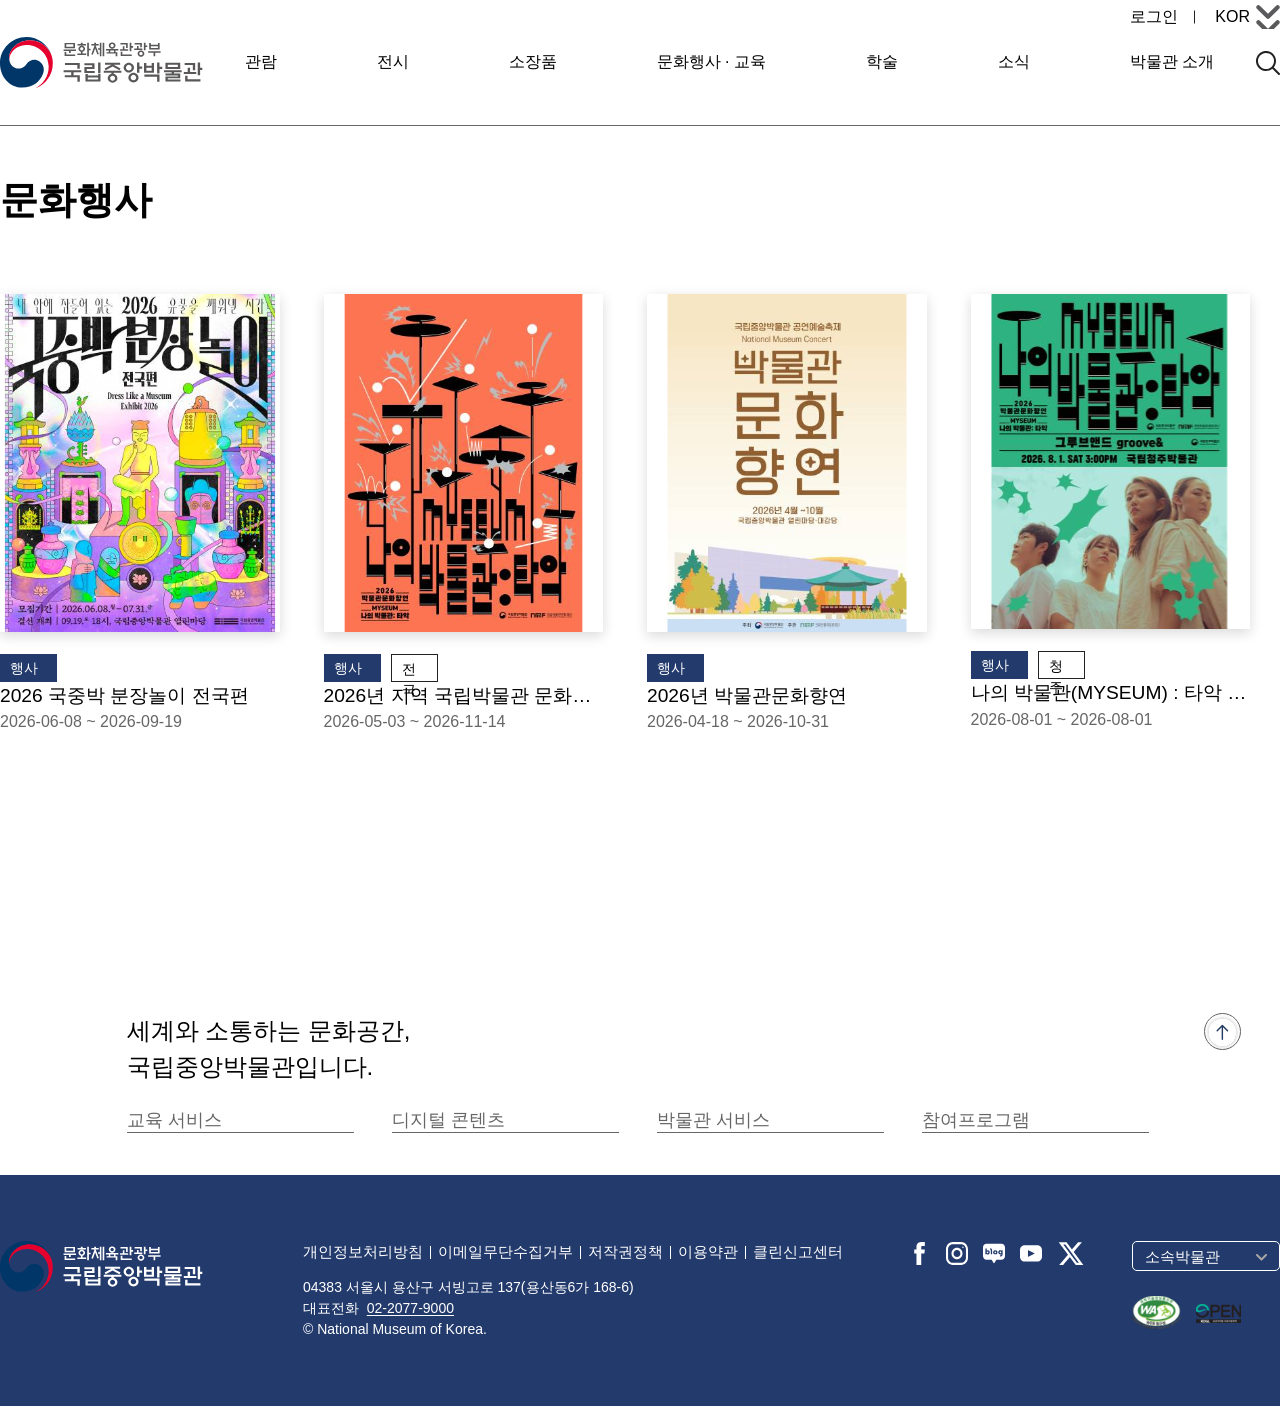
<file: index.html>
<!DOCTYPE html>
<html lang="ko">

<head>
    <meta charset="UTF-8">
    <meta name="viewport" content="width=device-width, initial-scale=1.0">
    <title>국립중앙박물관</title>
    <style>

    </style>
    <link rel="stylesheet" href="css/style.css">
</head>

<body>

    <!-- header -->
    <!-- 로고가 먼저 나와야 함  -->
    <header>
        <div class="header-inner inner">
            <h1 class="logo"><a href="#"><img src="./images/logo/logo-B.svg" alt="국립중앙박물관"></a></h1>

            <ul class="gnb-list">
                <li class="login"><a href="#">로그인</a></li>
                <li class="lang-btn">
                    <a href="#"><span>KOR</span></a>
                    <ul class="lang-list">
                        <li><a href="#">KOR</a></li>
                        <li><a href="#">ENG</a></li>
                        <li><a href="#">JPN</a></li>
                        <li><a href="#">CHN</a></li>
                    </ul>
                </li>
            </ul>

            <nav>
                <ul class="main-menu">
                    <li>
                        <a href="#">관람</a>
                        <ul class="depth2">
                            <li><a href="#">관람안내</a></li>
                            <li><a href="#">예약</a></li>
                            <li><a href="#">전시해설</a></li>
                            <li><a href="#">편의시설</a></li>
                            <li><a href="#">오시는 길</a></li>
                        </ul>
                    </li>
                    <li>
                        <a href="#">전시</a>
                        <ul class="depth2">
                            <li><a href="#">상설전시</a></li>
                            <li><a href="#">특별전시</a></li>
                            <li><a href="#">온라인전시</a></li>
                            <li><a href="#">공간 오감</a></li>
                        </ul>
                    </li>
                    <li>
                        <a href="#">소장품</a>
                        <ul class="depth2">
                            <li><a href="#">소장품 검색</a></li>
                            <li><a href="#">대표 소장품</a></li>
                            <li><a href="#">국보 · 보물</a></li>
                            <li><a href="#">디지털 소장품</a></li>
                        </ul>
                    </li>
                    <li>
                        <a href="#">문화행사 · 교육</a>
                        <ul class="depth2">
                            <li><a href="#">행사 · 공연</a></li>
                            <li><a href="#">일반교육(MODU)</a></li>
                            <li><a href="#">전문교육 <br>(뮤지엄 아카데미)</a></li>
                        </ul>
                    </li>
                    <li>
                        <a href="#">학술</a>
                        <ul class="depth2">
                            <li><a href="#">학술 행사</a></li>
                            <li><a href="#">연구 자료</a></li>
                            <li><a href="#">정기간행물</a></li>
                            <li><a href="#">도서관</a></li>
                        </ul>
                    </li>
                    <li>
                        <a href="#">소식</a>
                        <ul class="depth2">
                            <li><a href="#">공지사항</a></li>
                            <li><a href="#">보도자료</a></li>
                            <li><a href="#">채용 · 공고</a></li>
                            <li><a href="#">이벤트 · 참여</a></li>
                        </ul>
                    </li>
                    <li>
                        <a href="#">박물관 소개</a>
                        <ul class="depth2">
                            <li><a href="#">박물관 개요</a></li>
                            <li><a href="#">역사 · 연혁</a></li>
                            <li><a href="#">조직</a></li>
                            <li><a href="#">시설안내</a></li>
                            <li><a href="#">미션 · 비전</a></li>
                        </ul>
                    </li>
                </ul>
            </nav>
            <div class="search-ico">
                <a href="#"><img src="./images/icon/search_bk.svg" alt="검색"></a>
            </div>
        </div>
    </header>


    <!-- main -->
    <main>
        <section>
            <div class="inner">
                <h2>문화행사</h2>
                <ul class="main-event">
                    <li>
                        <a href="#">
                            <div class="imgbox">
                                <img src="./images/Event_section/main-event1.svg" alt="국중박 분장놀이 전국편 포스터">
                                <div class="event-detail">
                                    <div class="detail-list">
                                        <div>
                                            <p class="e-detail">장소</p>
                                            <p class="details">국립중앙박물관 열린마당</p>
                                        </div>
                                        <div>
                                            <p class="e-detail">시간</p>
                                            <p class="details">9:30~17:30</p>
                                        </div>
                                        <div>
                                            <p class="e-detail">입장료</p>
                                            <p class="details">무료</p>
                                        </div>
                                    </div>
                                    <span class="more-btn">More<img src="images/icon/More_Arrow.svg" alt="">
                                    </span>
                                </div>
                            </div>
                            <div class="text-box">
                                <span class="event-ing">행사중</span>
                                <p class="event-title">2026 국중박 분장놀이 전국편</p>
                                <p class="event-date">2026-06-08 ~ 2026-09-19</p>
                            </div>
                        </a>
                    </li>
                    <li>
                        <a href="">
                            <div class="imgbox">
                                <img src="./images/Event_section/main-event2.svg"
                                    alt="2026년 문화향연 나의 박물관(MYSEUM) : 타악 포스터">
                                <div class="event-detail">
                                    <div class="detail-list">
                                        <div>
                                            <p class="e-detail">장소</p>
                                            <p class="details">지역 국립박물관</p>
                                        </div>
                                        <div>
                                            <p class="e-detail">시간</p>
                                            <p class="details">오후 3시</p>
                                        </div>
                                        <div>
                                            <p class="e-detail">입장료</p>
                                            <p class="details">무료</p>
                                        </div>
                                    </div>
                                    <span class="more-btn">More<img src="./images/icon/More_Arrow.svg" alt="">
                                    </span>
                                </div>
                            </div>
                            <div class="text-box">
                                <div>
                                    <span class="event-ing">행사중</span>
                                    <span class="event-region">전국</span>
                                </div>
                                <p class="event-title">2026년 지역 국립박물관 문화향연 &lt;나의 박물관(MYSEUM) : 타악&gt;</p>
                                <p class="event-date">2026-05-03 ~ 2026-11-14</p>
                            </div>
                        </a>
                    </li>
                    <li>
                        <a href="#">
                            <div class="imgbox">
                                <img src="./images/Event_section/main-event3.svg" alt="2026년 박물관문화향연 포스터">
                                <div class="event-detail">
                                    <div class="detail-list">
                                        <div>
                                            <p class="e-detail">장소</p>
                                            <p class="details">국립중앙박물관 대강당</p>
                                        </div>
                                        <div>
                                            <p class="e-detail">시간</p>
                                            <p class="details">오후3시 </p>
                                        </div>
                                        <div>
                                            <p class="e-detail">입장료</p>
                                            <p class="details">무료</p>
                                        </div>
                                    </div>
                                    <span class="more-btn">More<img src="./images/icon/More_Arrow.svg" alt="">
                                    </span>

                                </div>
                            </div>
                            <div class="text-box">
                                <span class="event-ing">행사중</span>
                                <p class="event-title">2026년 박물관문화향연</p>
                                <p class="event-date">2026-04-18 ~ 2026-10-31</p>
                            </div>
                        </a>
                    </li>
                    <li>
                        <a href="#">
                            <div class="imgbox">
                                <img src="./images/Event_section/main-event4.svg"
                                    alt="나의 박물관(MYSEUM) : 타악 그루브앤드 포스터">
                                <div class="event-detail">
                                    <div class="detail-list">
                                        <div>
                                            <p class="e-detail">장소</p>
                                            <p class="details">국립청주박물관</p>
                                        </div>
                                        <div>
                                            <p class="e-detail">시간</p>
                                            <p class="details">오후 3시</p>
                                        </div>
                                        <div>
                                            <p class="e-detail">입장료</p>
                                            <p class="details">무료</p>
                                        </div>
                                    </div>
                                    <span class="more-btn">More<img src="./images/icon/More_Arrow.svg" alt="">
                                    </span>
                                </div>
                            </div>
                            <div class="text-box">
                                <div>
                                    <span class="event-ing">행사중</span>
                                    <span class="event-region">청주</span>
                                </div>
                                <p class="event-title">나의 박물관(MYSEUM) : 타악 &lt;국립청주박물관 - 그루브앤드&gt;</p>
                                <p class="event-date">2026-08-01 ~ 2026-08-01</p>
                            </div>
                        </a>
                    </li>
                </ul>
            </div>
        </section>
    </main>

    <!-- footer -->
    <footer>
        <div class="footer-inner-top">
            <div class="footer-top">
                <div>
                    <p> 세계와 소통하는 문화공간, <br> 국립중앙박물관입니다. </p>
                </div>
                <ul class="service-site">
                    <li>
                        <a href="#">
                            <span class="service">교육 서비스</span><img src="./images/icon/arrow-down-b.svg" alt="화살표">
                        </a>
                        <ul class="family-site">
                            <li><a href="#">교육플랫폼 모두(MODU)</a></li>
                            <li><a href="#">학예사 자격증</a></li>
                            <li><a href="#">어린이 박물관</a></li>
                        </ul>
                    </li>
                    <li>
                        <a href="#">
                            <span class="service">디지털 콘텐츠</span><img src="./images/icon/arrow-down-b.svg" alt="화살표">
                        </a>
                        <ul class="family-site">
                            <li><a href="#">e뮤지엄</a></li>
                            <li><a href="#">외규장각 의궤 원문</a></li>
                            <li><a href="#">조선총독부박물관 문서</a></li>
                            <li><a href="#">유리건판</a></li>
                        </ul>
                    </li>
                    <li>
                        <a href="#">
                            <span class="service">박물관 서비스</span><img src="./images/icon/arrow-down-b.svg" alt="화살표">
                        </a>
                        <ul class="family-site">
                            <li><a href="#">박물관 상품관</a></li>
                            <li><a href="#">박물관신문</a></li>
                        </ul>
                    </li>

                    <li>
                        <a href="#">
                            <span class="service">참여프로그램</span><img src="./images/icon/arrow-down-b.svg" alt="화살표">
                        </a>
                        <ul class="family-site">
                            <li><a href="#">청년멘토</a></li>
                        </ul>
                    </li>
                </ul>
                <p class="top-btn">
                    <a href="#"><img src="./images/footer/top_button.svg" alt="맨 위로 버튼"></a>
                </p>
            </div>
        </div>
        <div class="footer-bottom">
            <div class="footer-inner-bottom">
                <div class="footer-left">
                    <p><img src="./images/logo/logo-W.svg" alt="로고 밝은 색"></p>
                    <div class="footer-left-right">
                        <ul class="per-info">
                            <li><a href="#">개인정보처리방침</a></li>
                            <li><a href="#">이메일무단수집거부</a></li>
                            <li><a href="#">저작권정책</a></li>
                            <li><a href="#">이용약관</a></li>
                            <li><a href="#">클린신고센터</a></li>
                        </ul>
                        <address>
                            <p>04383 서울시 용산구 서빙고로 137(용산동6가 168-6)</p>
                            <p>대표전화 &nbsp;<a href="#">02-2077-9000</a></p>
                            <p>© National Museum of Korea.</p>
                        </address>
                    </div>
                </div>
                <div class="footer-right">
                    <ul class="sns-list">
                        <li><a href="#"><img src="./images/footer/sns-icon/sns_facebook.svg" alt="페이스북 아이콘"></a></li>
                        <li><a href="#"><img src="./images/footer/sns-icon/sns_instagram.svg" alt="인스타그램 아이콘"></a></li>
                        <li><a href="#"><img src="./images/footer/sns-icon/sns_naver.svg" alt="네이버 아이콘"></a></li>
                        <li><a href="#"><img src="./images/footer/sns-icon/sns_youtube.svg" alt="유투브 아이콘"></a></li>
                        <li><a href="#"><img src="./images/footer/sns-icon/sns_twitter.svg" alt="트위터 아이콘"></a></li>
                    </ul>
                    <div class="footer-right-right">
                        <div class="family-museum">
                            <div class="family-btn">
                                <a href="#">
                                    <span>소속박물관</span><img src="./images/icon/arrow-down-b.svg" alt="">
                                </a>
                            </div>
                            <ul class="family-museum-list">
                                <li><a href="#">국립경주박물관</a></li>
                                <li><a href="#">국립광주박물관</a></li>
                                <li><a href="#">국립전주박물관</a></li>
                                <li><a href="#">국립대구박물관</a></li>
                                <li><a href="#">국립부여박물관</a></li>
                                <li><a href="#">국립공주박물관</a></li>
                                <li><a href="#">국립진주박물관</a></li>
                                <li><a href="#">국립청주박물관</a></li>
                                <li><a href="#">국립김해박물관</a></li>
                                <li><a href="#">국립제주박물관</a></li>
                                <li><a href="#">국립춘전박물관</a></li>
                                <li><a href="#">국립나주박물관</a></li>
                                <li><a href="#">국립익산박물관</a></li>
                            </ul>
                        </div>
                        <ul class="web-logo">
                            <li><a href="#"><img src="./images/footer/mark/footer_web_access.svg" alt="웹 접근성 아이콘"></a></li>
                            <li><a href="#"><img src="./images/footer/mark/footer_kogl.svg" alt="개인정보 아이콘"></a></li>
                        </ul>
                    </div>
                </div>
            </div>
        </div>
    </footer>
</body>

</html>
</file>
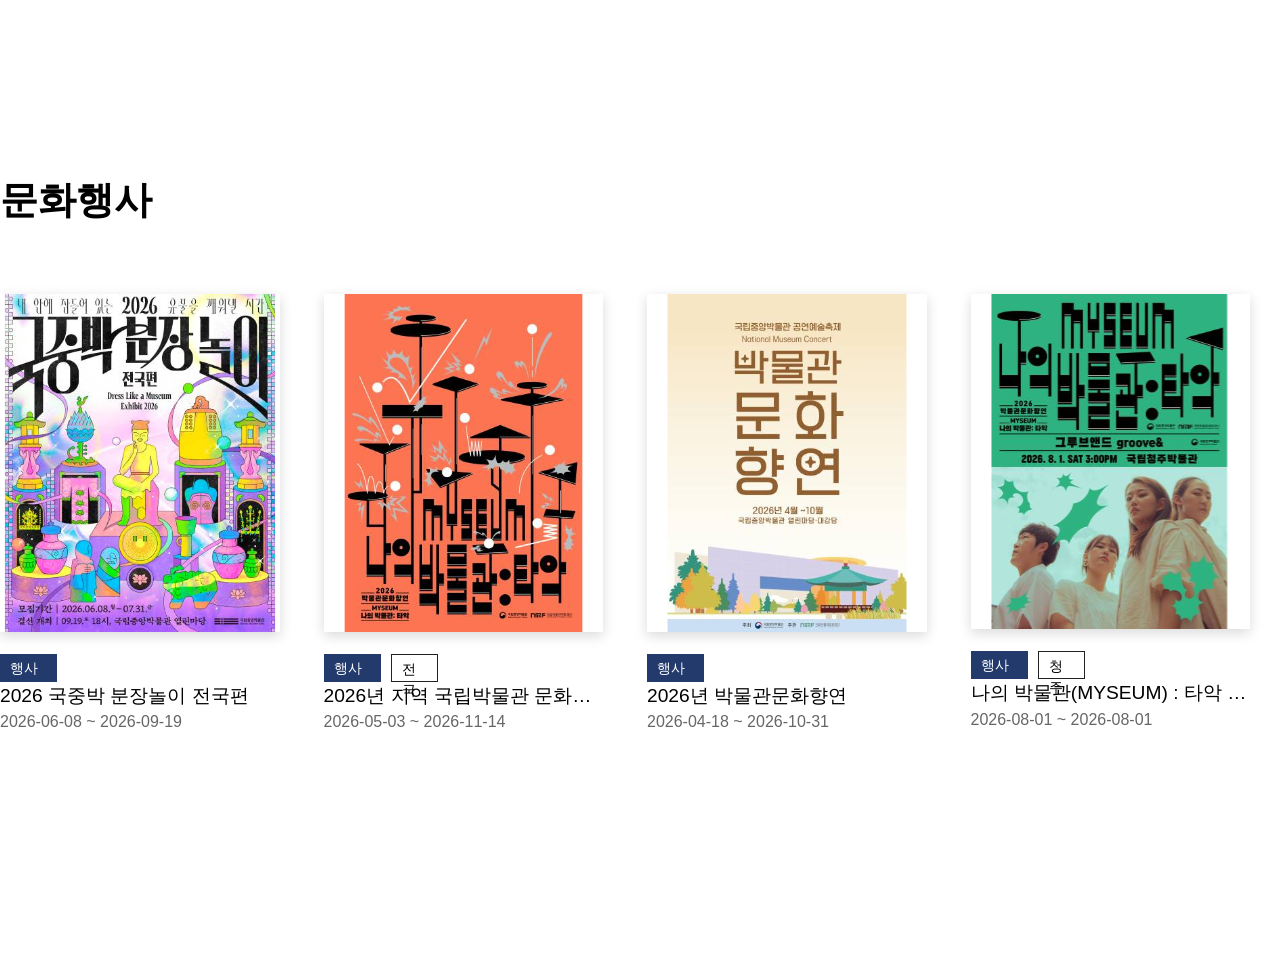
<file: event-section.html>
<!DOCTYPE html>
<html lang="ko">
<head>
    <meta charset="UTF-8">
    <meta name="viewport" content="width=device-width, initial-scale=1.0">
    <title>국립중앙박물관 문화행사 섹션</title>
    <link rel="stylesheet" href="./css/event-section.css">
</head>
<body>
    <main>
        <section>
            <div class="inner">
                <h2>문화행사</h2>
                <ul class="main-event">
                    <li>
                        <a href="#">
                            <div class="imgbox">
                                <img src="./images/Event_section/main-event1.svg" alt="국중박 분장놀이 전국편 포스터">
                                <div class="event-detail">
                                    <div class="detail-list">
                                        <div>
                                            <p class="e-detail">장소</p>
                                            <p class="details">국립중앙박물관 열린마당</p>
                                        </div>
                                        <div>
                                            <p class="e-detail">시간</p>
                                            <p class="details">9:30~17:30</p>
                                        </div>
                                        <div>
                                            <p class="e-detail">입장료</p>
                                            <p class="details">무료</p>
                                        </div>
                                    </div>
                                    <span class="more-btn">More<img src="images/icon/More_Arrow.svg" alt="">
                                    </span>
                                </div>
                            </div>
                            <div class="text-box">
                                <span class="event-ing">행사중</span>
                                <p class="event-title">2026 국중박 분장놀이 전국편</p>
                                <p class="event-date">2026-06-08 ~ 2026-09-19</p>
                            </div>
                        </a>
                    </li>
                    <li>
                        <a href="">
                            <div class="imgbox">
                                <img src="./images/Event_section/main-event2.svg"
                                    alt="2026년 문화향연 나의 박물관(MYSEUM) : 타악 포스터">
                                <div class="event-detail">
                                    <div class="detail-list">
                                        <div>
                                            <p class="e-detail">장소</p>
                                            <p class="details">지역 국립박물관</p>
                                        </div>
                                        <div>
                                            <p class="e-detail">시간</p>
                                            <p class="details">오후 3시</p>
                                        </div>
                                        <div>
                                            <p class="e-detail">입장료</p>
                                            <p class="details">무료</p>
                                        </div>
                                    </div>
                                    <span class="more-btn">More<img src="./images/icon/More_Arrow.svg" alt="">
                                    </span>
                                </div>
                            </div>
                            <div class="text-box">
                                <div>
                                    <span class="event-ing">행사중</span>
                                    <span class="event-region">전국</span>
                                </div>
                                <p class="event-title">2026년 지역 국립박물관 문화향연 &lt;나의 박물관(MYSEUM) : 타악&gt;</p>
                                <p class="event-date">2026-05-03 ~ 2026-11-14</p>
                            </div>
                        </a>
                    </li>
                    <li>
                        <a href="#">
                            <div class="imgbox">
                                <img src="./images/Event_section/main-event3.svg" alt="2026년 박물관문화향연 포스터">
                                <div class="event-detail">
                                    <div class="detail-list">
                                        <div>
                                            <p class="e-detail">장소</p>
                                            <p class="details">국립중앙박물관 대강당</p>
                                        </div>
                                        <div>
                                            <p class="e-detail">시간</p>
                                            <p class="details">오후3시 </p>
                                        </div>
                                        <div>
                                            <p class="e-detail">입장료</p>
                                            <p class="details">무료</p>
                                        </div>
                                    </div>
                                    <span class="more-btn">More<img src="./images/icon/More_Arrow.svg" alt="">
                                    </span>

                                </div>
                            </div>
                            <div class="text-box">
                                <span class="event-ing">행사중</span>
                                <p class="event-title">2026년 박물관문화향연</p>
                                <p class="event-date">2026-04-18 ~ 2026-10-31</p>
                            </div>
                        </a>
                    </li>
                    <li>
                        <a href="#">
                            <div class="imgbox">
                                <img src="./images/Event_section/main-event4.svg"
                                    alt="나의 박물관(MYSEUM) : 타악 그루브앤드 포스터">
                                <div class="event-detail">
                                    <div class="detail-list">
                                        <div>
                                            <p class="e-detail">장소</p>
                                            <p class="details">국립청주박물관</p>
                                        </div>
                                        <div>
                                            <p class="e-detail">시간</p>
                                            <p class="details">오후 3시</p>
                                        </div>
                                        <div>
                                            <p class="e-detail">입장료</p>
                                            <p class="details">무료</p>
                                        </div>
                                    </div>
                                    <span class="more-btn">More<img src="./images/icon/More_Arrow.svg" alt="">
                                    </span>
                                </div>
                            </div>
                            <div class="text-box">
                                <div>
                                    <span class="event-ing">행사중</span>
                                    <span class="event-region">청주</span>
                                </div>
                                <p class="event-title">나의 박물관(MYSEUM) : 타악 &lt;국립청주박물관 - 그루브앤드&gt;</p>
                                <p class="event-date">2026-08-01 ~ 2026-08-01</p>
                            </div>
                        </a>
                    </li>
                </ul>
            </div>
        </section>
    </main>
</body>
</html>
</file>
<file: css/style.css>
/* 공통사항 */
/* 모든요소의 여백제거 */
*,
*::before,
*::after {
    margin: 0;
    padding: 0;
    box-sizing: border-box;
    font-family: "Pretendard", sans-serif;
    line-height: 1.5em;
}

/* li장식제거 */
li {
    list-style: none;
}

/* a 밑줄제거, 글자색 */
a {
    color: inherit;
    text-decoration: none;
}

/* img,video */
img,
video {
    max-width: 100%;
    /* width:100%; */
    vertical-align: middle;
}

/* em, i, address */
em,
i,
address {
    font-style: normal;
}

/* button 테두리 제거, 배경제거, 커서마우스 */
button {
    border: 0;
    background: none;
    cursor: pointer;
}

/* blind 
- 화면에서 보이지는 않지만 리더기를 통해서 읽혀지도록*/
.blind {
    position: absolute;
    top: -9999px;
}

/* iframe */
iframe {
    border: 0%;
}

/* skip */

/* 변수 선언 */
:root {
    /* color */
    --primary-color: #233A6C;
    --secondary-color: #3F0B9F;
    --typo-color: #666;

    /* layout */
    --inner-width: 1400px;

}


/* layout */
.inner {
    max-width: var(--inner-width);
    /* background:rgba(0,0,255,0.1); */
    margin: 0 auto;
}

/* header */
header {
    width: 100%;
    /* background:rgba(255,0,0,0.2); */
    font-size: 18px;
    font-weight: 500;
    position: fixed;
    z-index: 1000;
    border-bottom: 0.3px solid #686868;
    background-color: #fff;

}

.header-inner {


    display: flex;
    justify-content: space-between;
    align-items: center;
    padding: 36px 0;
    font-size: 16px;
    position: relative;


}

header:hover,
header:focus-within {
    background-color: #fff;
    padding-bottom: 300px;
}

header:hover .depth2,
header:focus-within .depth2 {
    display: block;
}

.main-menu>li>a {
    position: relative;
    display: flex;
    font-weight: 500;

}

.main-menu>li>a:hover::after {
    content: "";
    opacity: 1;
    transition: 0.3s;
}

.main-menu>li>a::after {
    content: "";
    display: inline-block;
    position: absolute;
    left: -5px;
    right: -5px;
    top: 23px;
    background: #222;
    height: 1px;
    opacity: 0;
}

.main-menu>li {
    display: flex;
    align-items: center;
}



.depth2>li:hover {
    color: var(--secondary-color);
}

.depth2 {
    display: none;


    /* background-color: antiquewhite; */
    position: absolute;
    top: 75px;
}

.depth2>li {
    margin-top: 12px;
}

.depth2>li>a {
    display: block;
    width: 190px;

}



.gnb-list {
    display: flex;
    gap: 20px;
    position: absolute;
    top: 5px;
    right: 0;
    align-items: normal;

}


.login>a {
    position: relative;
    padding: 0 17px;
}

.login>a::after {
    content: "";
    display: block;
    width: 1px;
    height: 13px;
    background: #222;
    position: absolute;
    right: 0;
    top: 50%;
    transform: translateY(-50%);

}

.lang-btn {
    position:relative;
}

.lang-btn>a>span::after {
    display: block;
    width: 24px;
    height: 24px;
    content: "";
    background: url(../images/icon/arrow-down-b.svg);
    background-size:contain;
    
}

.lang-btn:hover>a>span::after {
    transform: rotate(180deg);
}

.lang-btn>a>span {
    
    display: flex;
    align-items: center;
    gap: 6px;
}

.lang-btn .lang-list {
    position: absolute;
    top:100%;
    right:0;
    background: #fff;
    color: var(--typo-color);
    width: 76px;
    border-radius:8px;
    flex-direction: column;
    display:flex;
    gap:10px;
    padding:13px 22px;
    box-shadow: 0 4px 10px rgba(0,0,0,0.2);
    display: none;

    z-index: 1000;
}

.lang-btn .lang-list>li a:hover {
    
    color:#222;
    font-weight:700;
    
}

.lang-btn:hover .lang-list {
    
    
    display:flex;
    
}

.main-menu {
    display: flex;
    position: sticky;
    gap: 100px;
}



.search-ico>a {
    display: block;
    width: 24px;
    height: 24px;
}





/* main */
section {
    /* padding: 220px; */
    padding:clamp(120px,11vw,220px) 0;
}

section h2 {
    /* font-size: 48px; */
    font-size: clamp(32px,3vw,48px);
}

section>.inner {
    padding: 30px 0;

}

.main-event {
    padding: 66px 0;
    display: flex;
    gap: 44px;
    align-items: stretch;
    /* display:grid;
    grid-template-columns:repeat(4,minmax(0,1fr));
    gap:44px; */

}

.main-event>li {
    flex: 0 0 calc((100% - 54*3px) / 4);
}

.imgbox {
    position: relative;
}

.imgbox>img {
    width: 100%;
    height: auto;
    box-shadow: 0 4px 12px rgba(0, 0, 0, 0.15);
}

.detail-list {
    display: flex;
    flex-direction: column;
    gap: 16px;
    padding-top: 95px;
    padding-left: 67px;
    line-height: 1.3em;
}

.more-btn {
    position: absolute;
    top: 85%;
    right: 25px;
}

.more-btn>img {
    width: 29px;
    filter:invert();
}

.event-detail p,
.event-detail span {
    font-size: 18px;
    color: #fff;
}



.event-detail {
    background-color: rgba(0, 0, 0, 0.76);
    position: absolute;
    top: 0;
    width: 100%;
    height: 100%;
    opacity: 0;
    transition: 0.5s;

}

.main-event>li>a:hover .event-detail,
.main-event>li>a:focus-within .event-detail {
    opacity: 1;
}


.details {
    font-weight: bold;
}


.event-title {
    /* font-size: 24px; */
    font-size:clamp(18px,1.5vw,24px);
    font-weight: 500;
    display: -webkit-box;
    -webkit-box-orient: vertical;
    -webkit-line-clamp: 1;
    overflow: hidden;
    /* width: 304px; */
    width:100%;

}

.event-date {
    color: #666;
    font-size: 16px;

}

.text-box {
    margin-top: 22px;
}

.event-ing {
    font-size: 14px;
    color: #fff;
    display: block;
    background: var(--primary-color);
    width: 57px;
    height: 28px;
    padding: 4px 10px;
}

.event-region {
    font-size: 14px;
    display: block;
    background: #fff;
    border: 0.5px solid #222;
    padding: 4px 10px;
    width: 47px;
    height: 28px;

}

.text-box>div {
    display: flex;
    gap: 10px;
    align-items: center;
}



/* footer */

footer {
    background-color: #fff;
    position: relative;

}

.footer-inner-top {
    /* background-color: rgba(0,255,0,0.1); */
    max-width: 1027px;
    margin: 0 auto;
    padding: 42px 0;


}

.footer-top {
    display: flex;
    flex-direction: column;
    align-items: flex-start;
    gap: 22px;
}

.footer-top p {
    font-size: 24px;
}

.service-site {
    display: flex;
    gap: 38px;
}

.service-site>li:hover{
    color: #222;
    font-weight: 500;
    border-bottom: 1px solid #222;

}

.service-site>li:hover .family-site{
    opacity:1;
    
}

.service-site>li:hover>a>img{
    transform: rotate(180deg);
}

.service-site>li {
    width: 227px;
    height: 26px;
    border-bottom: 1px solid var(--typo-color);
    color: var(--typo-color);
    transition: 0.3s;
    z-index:100;

}

.service-site>li>a {
    display: flex;
    justify-content: space-between;
    align-items: center;

}

.service {
    line-height: 1.3em;
    font-size: 18px;
}

.service-site>li:hover img {
    opacity: 1;
}

.service-site>li img {
    width: 15px;
    height: 15px;
    margin: 5.5px 5.5px;
    opacity: 0;
    transition: 0.3s;
}



.top-btn {
    width: 37px;
    height: 37px;
    border-radius: 50%;
    border: 1px solid var(--typo-color);
    display: flex;
    align-items: center;
    justify-content: center;
    position: absolute;
    right: 39px;
    background-color: #fff;
}

.top-btn>img {
    width: 29px;
    height: 29px;
}

.family-site {
    
    color:#fff;
    font-size:15px;
    background-color:#878787f1;
    z-index: 10000;
    opacity:0;
}




.family-site>li>a {
    display: block;
    width: 227px;
    height: 30px;
    border-bottom: 1px solid #222;
    padding: 4px 7px 0px 4px;
    
}

.family-site>li>a:hover {
    background-color: var(--secondary-color);
    font-weight:500;
    
}




/* footer-bottom */
.footer-bottom {
    background-color: var(--primary-color);
    color: #fff;
    font-size: 15px;
}

address {
    font-size: 14px;
    font-weight: 200;
}

address a {
    text-decoration: underline;
    text-underline-offset: 2px;
}

.footer-inner-bottom {
    margin: 0 auto;
    max-width: 1700px;
    /* background-color: rgba(0,0,0,0.2); */
    display: flex;
    justify-content: space-between;
    padding: 66px 0;
}

.footer-left {
    display: flex;
    gap: 100px;
}

.footer-left-right {
    display: flex;
    flex-direction: column;
    gap: 13px;

}

.per-info {
    display: flex;
    gap: 15px;
    transition: 0.3s;
}

.per-info>li {
    position: relative;
}

.per-info>li::after {
    content: "";
    display: block;
    width: 1px;
    height: 13px;
    background: #fff;
    position: absolute;
    top: 5px;
    right: -7.5px;
}

.per-info>li:last-child::after {
    display: none;
}

.per-info>li:hover {
    text-decoration: underline;
    text-underline-offset: 3px;
}

.footer-right {
    display: flex;
    gap: 47px;
    align-items: flex-start;
}

.sns-list {
    display: flex;
    gap: 15px;
}



.sns-list>li img {
    height: 23px;
}



.family-btn {
    display: block;
    width: 148px;
    height: 30px;
    border: 1px solid #fff;
    border-radius: 5px;
    padding: 4px 12px;
    transition-duration: 0.5s;
    position:relative;
}

.family-btn>a {
    display: flex;
    justify-content: space-between;
    align-items: center;
}

.family-btn>a>img {
    filter: invert(1);
}

.family-museum{
    transition-duration:0.5s;
}

.family-museum:hover{
    background-color: #222;
    

}

.family-museum:hover>.family-btn>a>img{
    transform:rotate(180deg);
}

.family-museum:hover .family-museum-list{
    display:block;
}

.family-museum-list {
    display: none;
    max-height: 123px;
    overflow-y: auto;
    background-color: #222;
    transition-duration: 0.5s;
    position:absolute;
    

}

.family-museum-list>li>a{
    display:block;
    width:148px;
    height:30px;
    padding: 4px 12px;
    border-bottom: 1px solid #fff;
}

.family-museum-list>li>a:hover{
    background-color: var(--secondary-color);
}



.web-logo {
    margin-top: 25px;
    display: flex;
    align-items: center;
    gap: 15px;
}


/* Tablet */
@media (max-width: 1024px) {
    .main-event {
        grid-template-columns: repeat(2, minmax(0, 1fr));
        gap: 40px 24px;
    }
}




/* Mobile */
/* =========================================
   Mobile : 767px 이하
========================================= */

@media (max-width: 767px) {

    /* -----------------------------------------
       공통
    ----------------------------------------- */

    .inner {
        width: calc(100% - 40px);
    }


    /* -----------------------------------------
       HEADER
    ----------------------------------------- */

    header {
        width: 100%;
        height: auto;

        /* 데스크톱 hover로 생기는 padding 제거 */
        padding-bottom: 0 !important;
    }

    header:hover {
        padding-bottom: 0 !important;
        background-color: #fff;
    }

    .header-inner {
        width: calc(100% - 40px);
        height: 70px;

        padding: 0;

        display: flex;
        align-items: center;
        justify-content: space-between;
    }

    /* 로고 */
    .logo {
        flex-shrink: 0;
    }

    .logo img {
        width: 150px;
        height: auto;
    }

    /* 기존 PC 메뉴 숨김 */
    .main-menu {
        display: none;
    }

    /* 기존 depth2도 모바일에서는 숨김 */
    .depth2 {
        display: none !important;
    }

    /* 검색 / 로그인 / 언어 */
    .gnb-list {
        display: none;
    }

    .search-ico {
        display: none;
    }

    /* 모바일 메뉴 버튼 */
    .mobile-menu-btn {
        display: block;

        width: 40px;
        height: 40px;

        padding: 0;

        border: 0;
        background: transparent;

        font-size: 0;

        cursor: pointer;
    }

    .mobile-menu-btn::before {
        content: "☰";

        font-size: 26px;
        line-height: 1;
    }


    /* -----------------------------------------
       SECTION
    ----------------------------------------- */

    section {
        padding: 70px 0 80px;
    }

    section h2 {
        margin-bottom: 30px;

        font-size: 32px;
        line-height: 1.3;
    }


    /* -----------------------------------------
       행사 목록
    ----------------------------------------- */

    .main-event {
        display: flex;

        flex-direction: column;

        gap: 50px;
    }

    .main-event > li {
        width: 100%;

        flex: none;
    }


    /* -----------------------------------------
       행사 포스터
    ----------------------------------------- */

    .imgbox {
        width: 100%;
    }

    .imgbox > a {
        display: block;
    }

    .imgbox > a > img {
        display: block;

        width: 100%;
        height: auto;
    }


    /* -----------------------------------------
       포스터 hover 영역
       모바일에서는 hover 효과를 사용하지 않음
    ----------------------------------------- */

    .event-detail {
        display: none;
    }


    /* -----------------------------------------
       행사 정보
    ----------------------------------------- */

    .text-box {
        padding-top: 12px;
    }

    .event-ing {
        font-size: 13px;
    }

    .event-title {
        width: 100%;

        margin-top: 8px;

        font-size: 18px;
        line-height: 1.4;
    }

    .event-date {
        margin-top: 5px;

        font-size: 14px;
        line-height: 1.4;
    }


    /* =========================================
   MOBILE FOOTER
========================================= */

    .footer-top {
        position: relative;
        padding: 50px 30px 0;
    }

    .footer-top > div {
        margin-bottom: 50px;
    }

    .footer-top > div > p {
        font-size: 20px;
        line-height: 1.5;
    }

    .service-site {
        display: flex;
        flex-direction: column;
    }

    .service-site > li {
        position: relative;
        border-bottom: 1px solid #ddd;
    }

    .service-site > li > a {
        display: flex;
        align-items: center;
        justify-content: space-between;
        padding: 24px 0;
    }
}
</file>
<file: css/event-section.css>
/* 공통사항 */
/* 모든요소의 여백제거 */
*,
*::before,
*::after {
    margin: 0;
    padding: 0;
    box-sizing: border-box;
    font-family: "Pretendard", sans-serif;
    line-height: 1.5em;
}

/* li장식제거 */
li {
    list-style: none;
}

/* a 밑줄제거, 글자색 */
a {
    color: inherit;
    text-decoration: none;
}

/* img,video */
img,
video {
    max-width: 100%;
    /* width:100%; */
    vertical-align: middle;
}

/* em, i, address */
em,
i,
address {
    font-style: normal;
}

/* button 테두리 제거, 배경제거, 커서마우스 */
button {
    border: 0;
    background: none;
    cursor: pointer;
}

/* blind 
- 화면에서 보이지는 않지만 리더기를 통해서 읽혀지도록*/
.blind {
    position: absolute;
    top: -9999px;
}

/* iframe */
iframe {
    border: 0%;
}

/* skip */

/* 변수 선언 */
:root {
    /* color */
    --primary-color: #233A6C;
    --secondary-color: #3F0B9F;
    --typo-color: #666;

    /* layout */
    --inner-width: 1400px;

}

/* layout */
.inner {
    max-width: var(--inner-width);
    /* background:rgba(0,0,255,0.1); */
    margin: 0 auto;
}

/* main */
section {
    /* padding: 220px; */
    padding: clamp(120px, 11vw, 220px) 0;
}

section h2 {
    /* font-size: 48px; */
    font-size: clamp(32px, 3vw, 48px);
}

section>.inner {
    padding: 30px 0;

}

.main-event {
    padding: 66px 0;
    display: flex;
    gap: 44px;
    align-items: stretch;
    flex-wrap: wrap;
}

.main-event>li {
    flex: 0 0 calc((100% - 54*3px) / 4);
}

.imgbox {
    position: relative;
}

.imgbox>img {
    width: 100%;
    height: auto;
    box-shadow: 0 4px 12px rgba(0, 0, 0, 0.15);
}

.detail-list {
    display: flex;
    flex-direction: column;
    gap: 16px;
    padding-top: 95px;
    padding-left: 67px;
    line-height: 1.3em;
}

.more-btn {
    position: absolute;
    top: 85%;
    right: 25px;
}

.more-btn>img {
    width: 29px;
    filter: invert();
}

.event-detail p,
.event-detail span {
    font-size: 18px;
    color: #fff;
}



.event-detail {
    background-color: rgba(0, 0, 0, 0.76);
    position: absolute;
    top: 0;
    width: 100%;
    height: 100%;
    opacity: 0;
    transition: 0.5s;

}

.main-event>li>a:hover .event-detail,
.main-event>li>a:focus-within .event-detail {
    opacity: 1;
}


.details {
    font-weight: bold;
}


.event-title {
    /* font-size: 24px; */
    font-size: clamp(18px, 1.5vw, 24px);
    font-weight: 500;
    display: -webkit-box;
    -webkit-box-orient: vertical;
    -webkit-line-clamp: 1;
    overflow: hidden;
    width: 100%;

}

.event-date {
    color: #666;
    font-size: 16px;

}

.text-box {
    margin-top: 22px;
}

.event-ing {
    font-size: 14px;
    color: #fff;
    display: block;
    background: var(--primary-color);
    width: 57px;
    height: 28px;
    padding: 4px 10px;
}

.event-region {
    font-size: 14px;
    display: block;
    background: #fff;
    border: 0.5px solid #222;
    padding: 4px 10px;
    width: 47px;
    height: 28px;

}

.text-box>div {
    display: flex;
    gap: 10px;
    align-items: center;
}

/* 반응형 (아직안함) */
/* =========================
   Tablet
========================= */
@media (max-width: 1199px) {

    section {
        padding: clamp(90px, 10vw, 140px) 0;
    }

    section>.inner {
        padding: 30px 32px;
    }

    .main-event {
        gap: 40px 24px;
        padding: 50px 0;
    }

    .main-event>li {
        flex: 0 0 calc((100% - 48px) / 3);
        min-width: 0;
    }

    .detail-list {
        padding-top: 45px;
        padding-left: 32px;
        gap: 12px;
    }

    .event-detail p,
    .event-detail span {
        font-size: 15px;
    }

    .more-btn {
        top: auto;
        right: 18px;
        bottom: 18px;
    }

    .more-btn>img {
        width: 24px;
    }

    .event-title {
        font-size: clamp(17px, 1.8vw, 20px);
    }

    .event-date {
        font-size: 14px;
    }
}


/* =========================
   Mobile
========================= */
@media (max-width: 767px) {

    section {
        padding: 70px 0;
    }

    section h2 {
        font-size: 32px;
    }

    section>.inner {
        padding: 20px 16px;
    }

    .event-title {
        -webkit-line-clamp: 2;
    }

    .main-event {
        gap: 36px 12px;
        padding: 40px 0;
    }

    .main-event>li {
        flex: 0 0 calc((100% - 12px) / 2);
        min-width: 0;
    }

    .imgbox>img {
        width: 100%;
        height: auto;
    }

    .detail-list {
        padding: 25px 16px;
        gap: 8px;
    }

    .event-detail p,
    .event-detail span {
        font-size: 12px;
    }

    .details {
        font-size: 13px;
    }

    .more-btn {
        right: 12px;
        bottom: 12px;
    }

    .more-btn>img {
        width: 20px;
    }

    .text-box {
        margin-top: 14px;
    }

    .event-ing,
    .event-region {
        display: inline-flex;
        align-items: center;
        justify-content: center;

        height: 28px;
        padding: 0 8px;

        font-size: 13px;
        line-height: 1;

        white-space: nowrap;
        flex: 0 0 auto;
    }

    .event-ing {
        width: 57px;
    }

    .event-region {
        width: 47px;
    }

    .text-box > div {
        gap: 6px;
    }

    .event-title {
        display: flex;
        align-items: center;
        gap: 6px;
    }

    .event-date {
        font-size: 13px;
        white-space: nowrap;
        letter-spacing: -0.03em;
    }
}
</file>
